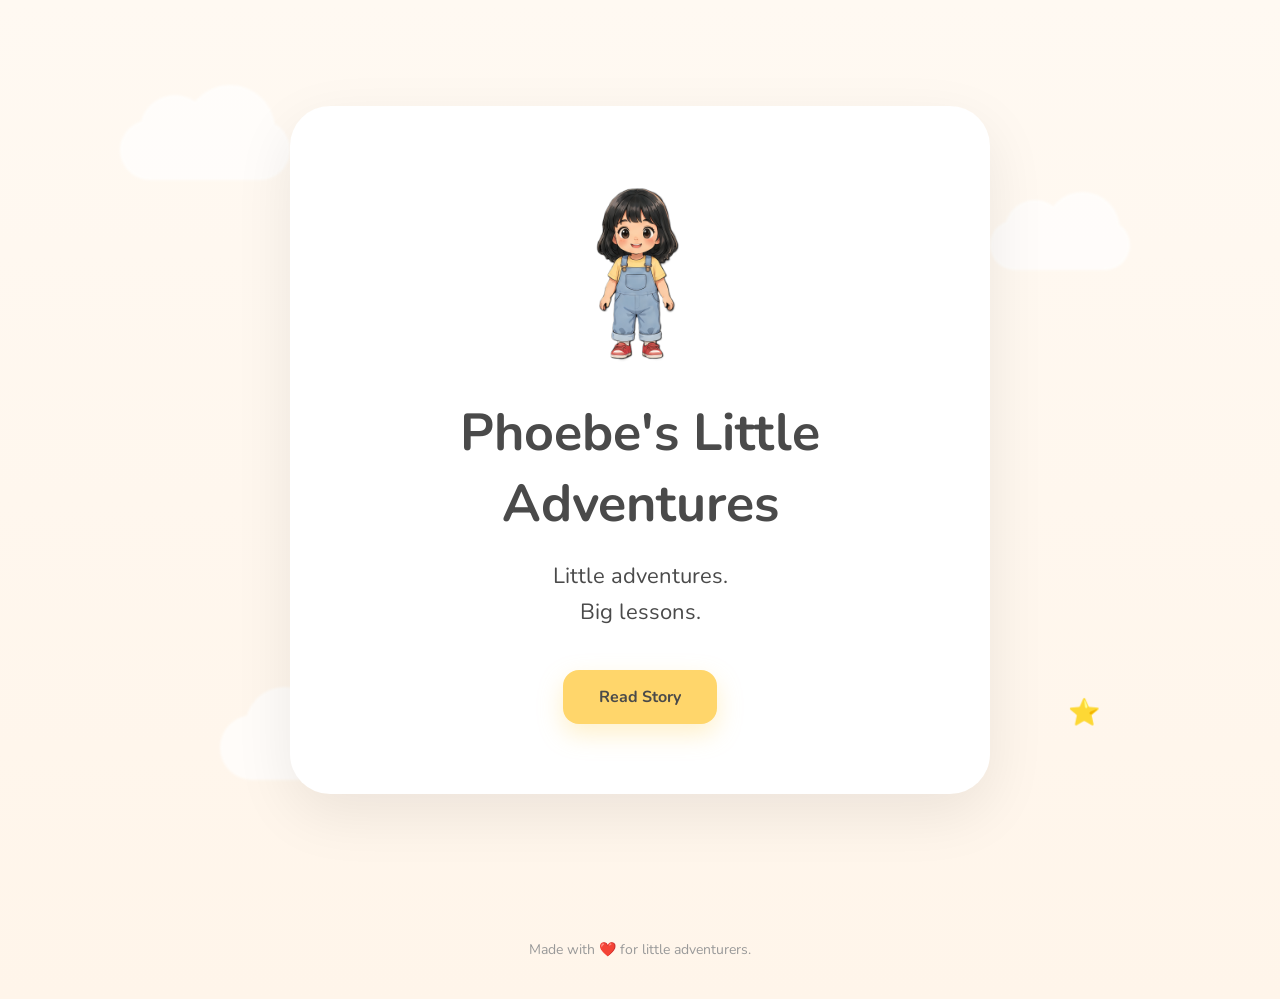
<file: website/index.html>
<!DOCTYPE html>
<html lang="en">

<head>
    <meta charset="UTF-8">
    <meta name="viewport" content="width=device-width, initial-scale=1.0">

    <title>Phoebe's Little Adventures</title>

    <link rel="stylesheet" href="css/style.css">
</head>

<body>

    <main class="hero">

        <div class="cloud cloud1" aria-hidden="true"></div>
        <div class="cloud cloud2" aria-hidden="true"></div>
        <div class="cloud cloud3" aria-hidden="true"></div>

        <div class="star star1" aria-hidden="true">✨</div>
        <div class="star star2" aria-hidden="true">⭐</div>

        <div class="hero-content">

            <div class="hero-logo">

                <img
                src="images/phoebe.png"
                alt="Phoebe">

            </div>

            <h1 class="hero-title">
                Phoebe's Little Adventures
            </h1>

            <p class="hero-subtitle">
                Little adventures. <br>
                Big lessons.
            </p>

            <a href="books.html" class="btn-primary">
                Read Story
            </a>

        </div>

    </main>

    <footer class="footer">

        <p>
            Made with ❤️ for little adventurers.
        </p>

    </footer>

    <script src="js/keyboard.js"></script>
    <script src="js/sw-register.js"></script>

</body>

</html>
</file>
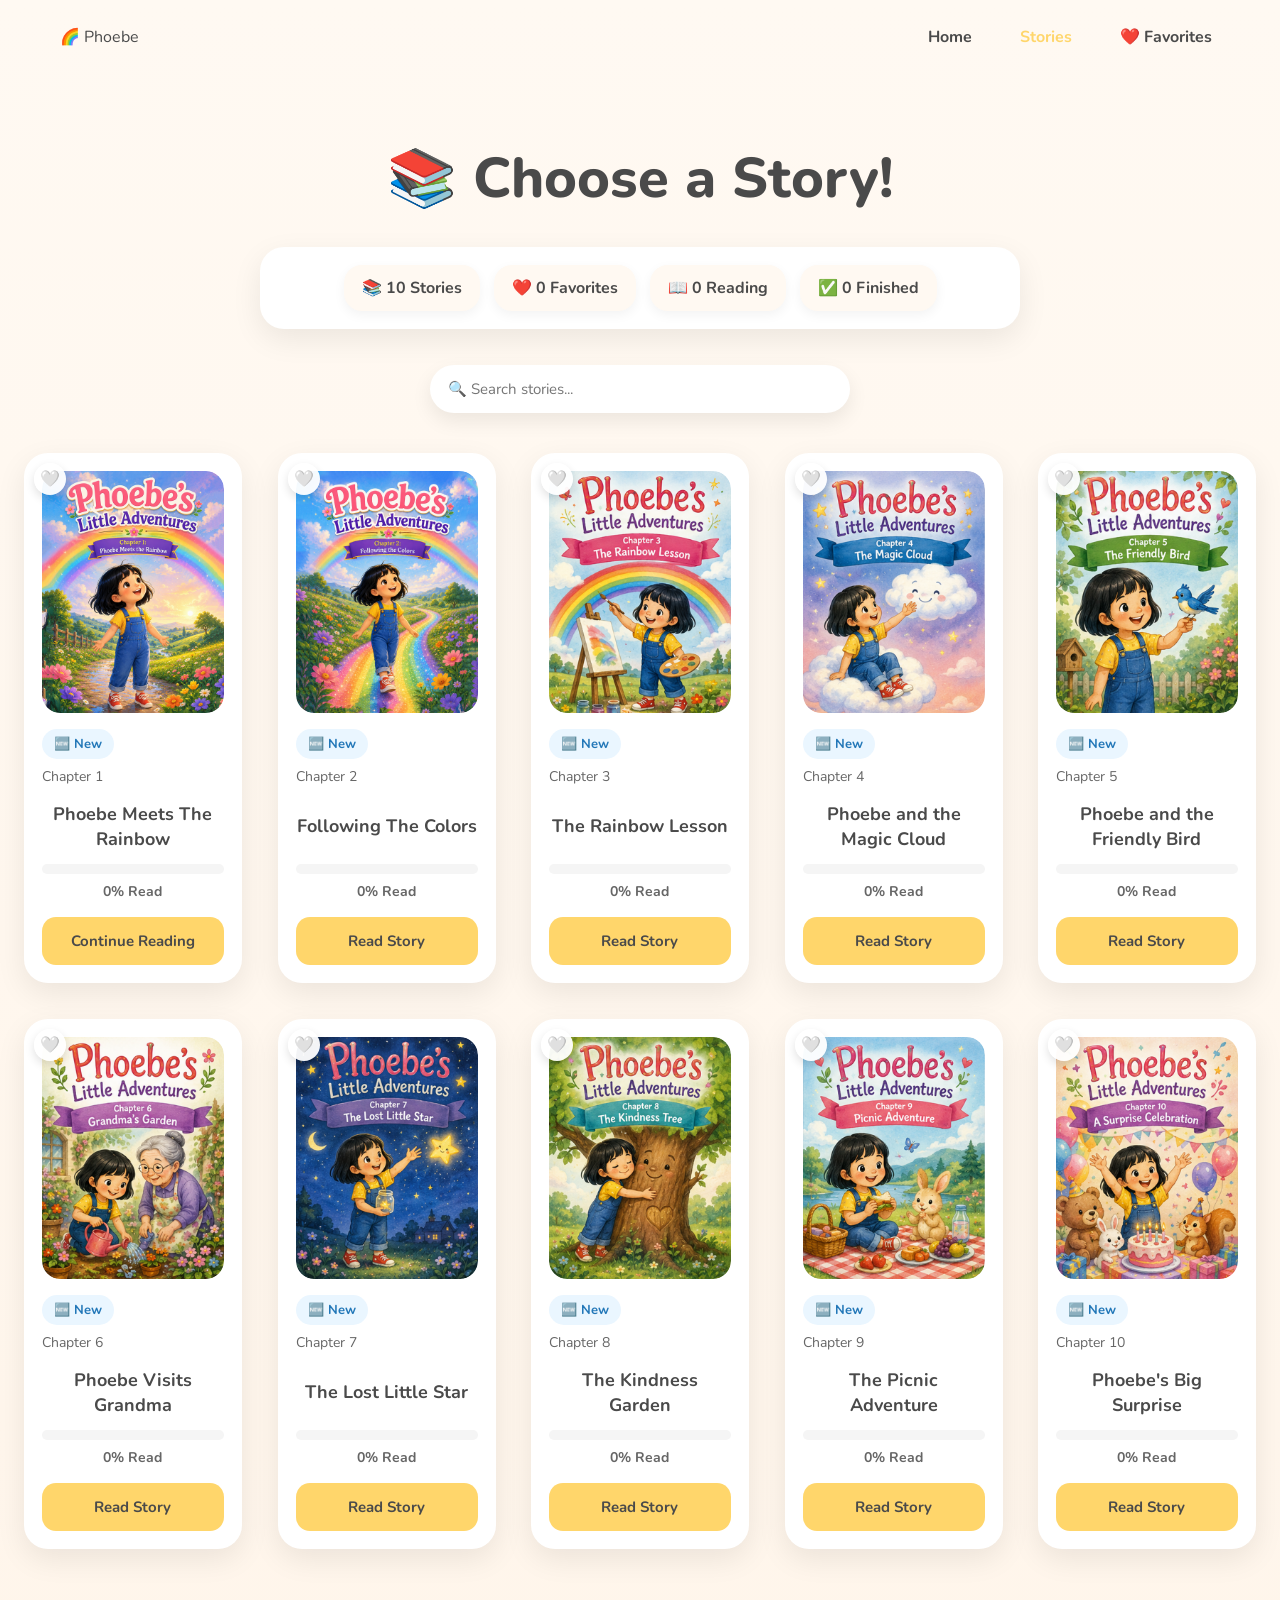
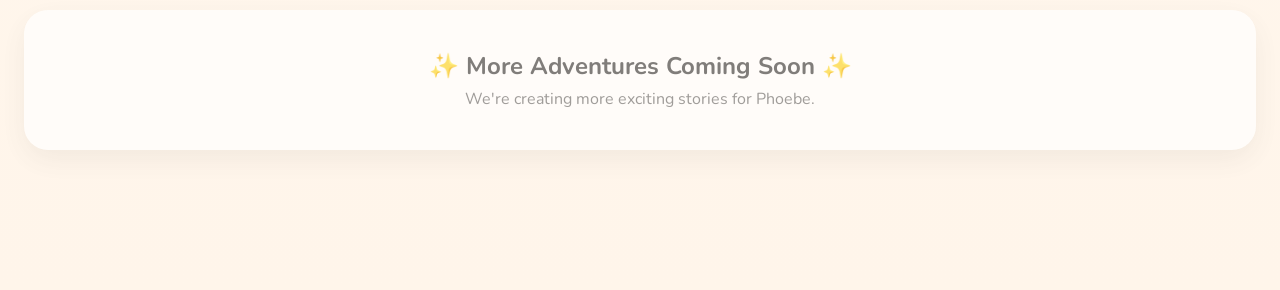
<file: website/books.html>
<!DOCTYPE html>
<html lang="en">

<head>
    <meta charset="UTF-8">
    <meta name="viewport"
          content="width=device-width, initial-scale=1.0">
    <title>Bookshelf</title>
    <link rel="stylesheet"
          href="css/style.css">
</head>

<body>
<header class="navbar">
    <div class="logo">
        🌈 Phoebe
    </div>

    <div class="nav-links">
        <a href="index.html">Home</a>
        <a href="books.html" aria-current="page">Stories</a>
        <a href="favorites.html">❤️ Favorites</a>
    </div>
</header>

<main class="bookshelf">
    <h1 class="bookshelf-title">
        📚 Choose a Story!
    </h1>

    <div
        class="reading-stats"
        id="reading-stats"
        aria-label="Reading statistics">
    </div>

    <div class="search-box">
        <input
            type="text"
            id="searchInput"
            aria-label="Search stories"
            placeholder="🔍 Search stories...">
    </div>

    <div
        class="books-grid"
        id="books-grid">
    </div>

    <div class="coming-soon">
        <h2>✨ More Adventures Coming Soon ✨</h2>
        <p>We're creating more exciting stories for Phoebe.</p>
    </div>

</main>

<script src="js/storage.js"></script>
<script src="js/story-data.js"></script>
<script src="js/books.js"></script>
<script src="js/keyboard.js"></script>
<script src="js/sw-register.js"></script>

</body>

</html>
</file>
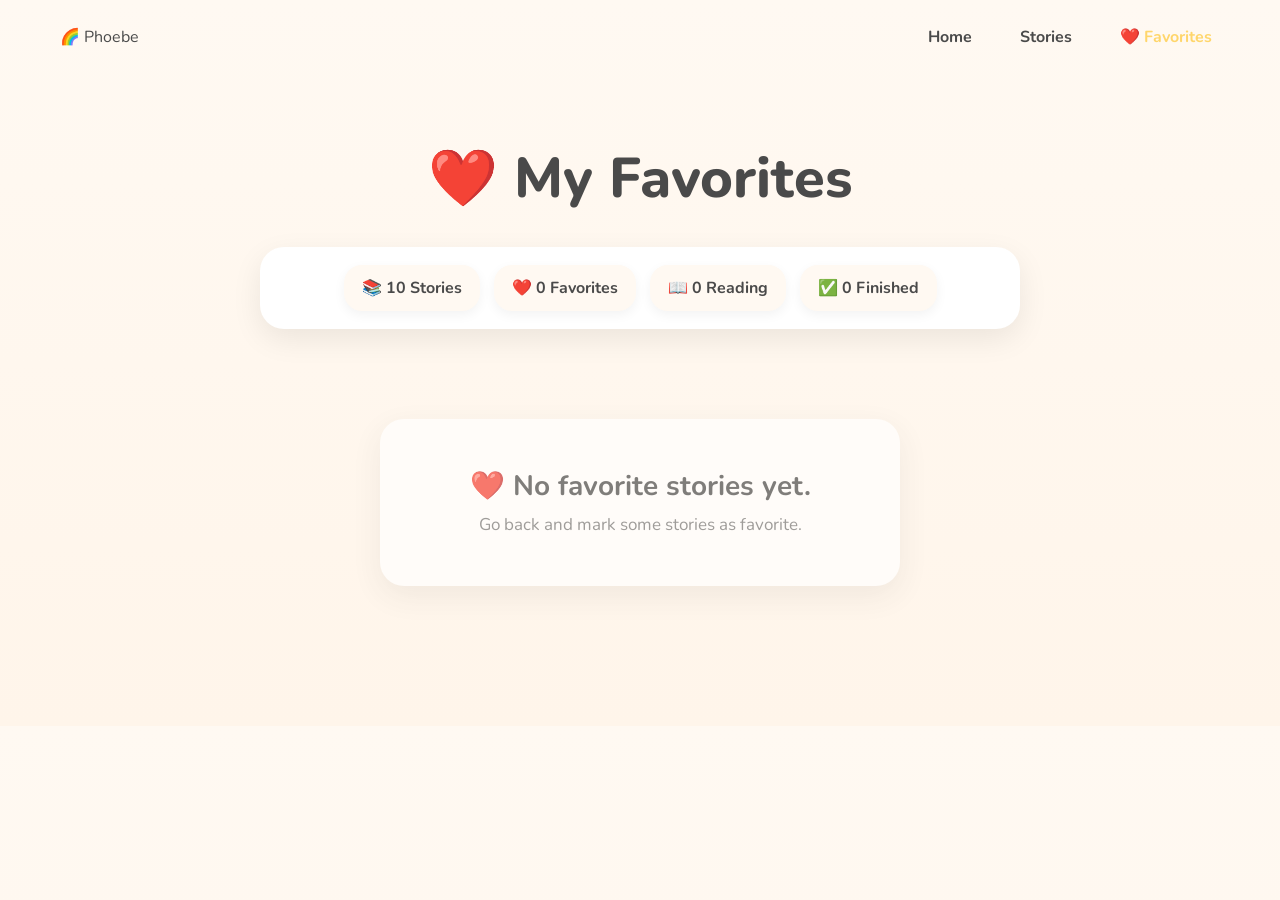
<file: website/favorites.html>
<!DOCTYPE html>
<html lang="en">

<head>
    <meta charset="UTF-8">
    <meta name="viewport"
          content="width=device-width, initial-scale=1.0">
    <title>Favorites</title>
    <link rel="stylesheet"
          href="css/style.css">
</head>

<body class="favorites-page">
<header class="navbar">
    <div class="logo">
        🌈 Phoebe
    </div>

    <div class="nav-links">
        <a href="index.html">Home</a>
        <a href="books.html">Stories</a>
        <a href="favorites.html" aria-current="page">❤️ Favorites</a>
    </div>
</header>

<main class="bookshelf">
    <h1 class="bookshelf-title">
        ❤️ My Favorites
    </h1>

    <div
        class="reading-stats"
        id="reading-stats"
        aria-label="Reading statistics">
    </div>

    <div
        class="books-grid"
        id="books-grid">
    </div>

    <div
        class="coming-soon"
        id="empty-favorites">
        <h2>❤️ No favorite stories yet.</h2>
        <p>Go back and mark some stories as favorite.</p>
    </div>
</main>

<script src="js/storage.js"></script>
<script src="js/story-data.js"></script>
<script src="js/books.js"></script>
<script src="js/keyboard.js"></script>
<script src="js/sw-register.js"></script>

</body>

</html>
</file>
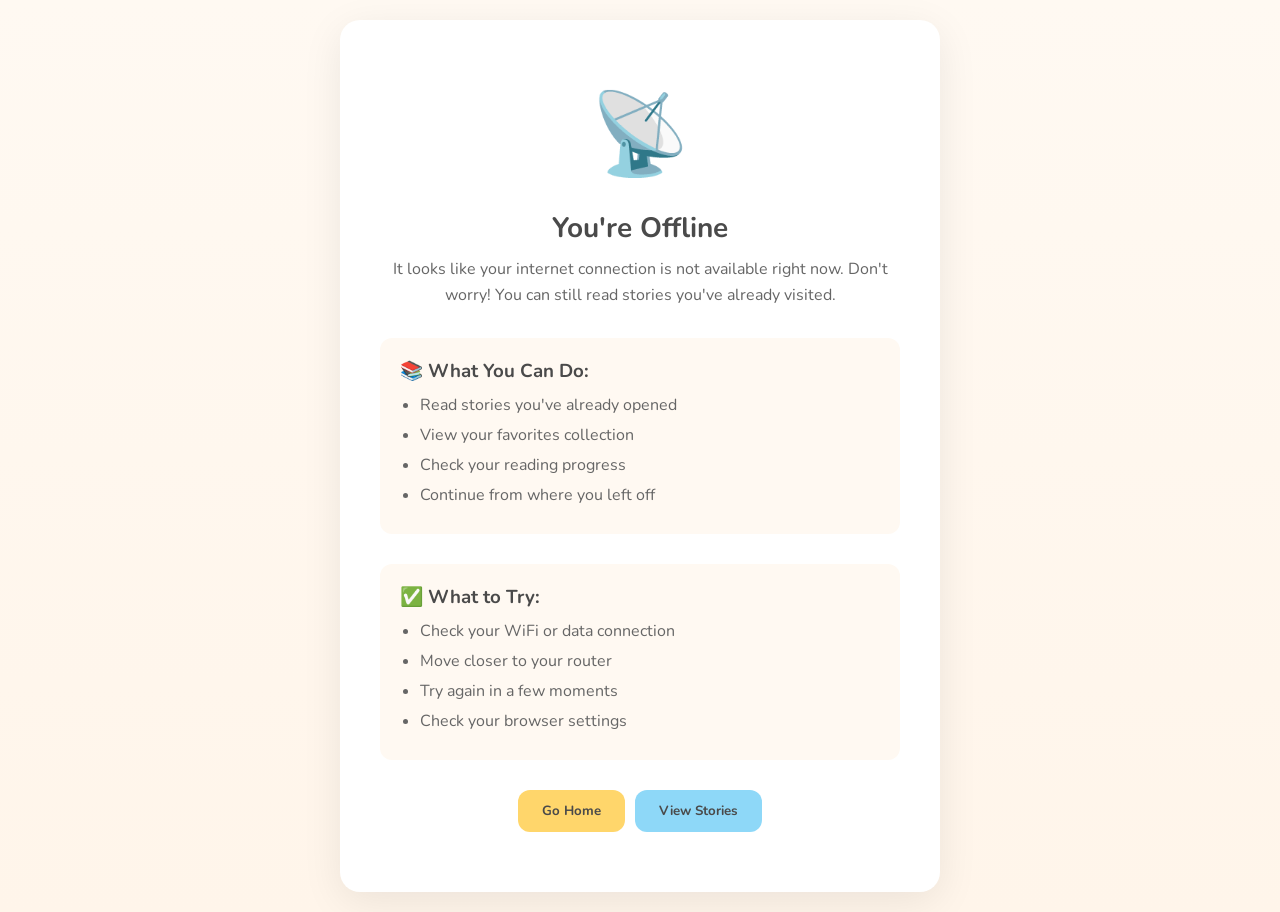
<file: website/offline.html>
<!DOCTYPE html>
<html lang="en">

<head>
    <meta charset="UTF-8">
    <meta name="viewport" content="width=device-width, initial-scale=1.0">
    <title>Offline</title>
    <link rel="stylesheet" href="css/style.css">
    <style>
        .offline-container {
            display: flex;
            justify-content: center;
            align-items: center;
            min-height: 100vh;
            padding: 20px;
        }

        .offline-content {
            max-width: 600px;
            background: white;
            padding: 60px 40px;
            border-radius: 20px;
            box-shadow: 0 10px 40px rgba(0, 0, 0, 0.08);
            text-align: center;
        }

        .offline-icon {
            font-size: 80px;
            margin-bottom: 20px;
        }

        .offline-title {
            font-size: 28px;
            margin-bottom: 10px;
            color: var(--text);
        }

        .offline-message {
            font-size: 16px;
            color: var(--muted);
            margin-bottom: 30px;
            line-height: 1.6;
        }

        .offline-tips {
            background: #FFF9F2;
            padding: 20px;
            border-radius: 12px;
            margin-bottom: 30px;
            text-align: left;
        }

        .offline-tips h3 {
            margin: 0 0 10px 0;
            color: var(--text);
        }

        .offline-tips ul {
            margin: 0;
            padding-left: 20px;
            color: var(--muted);
        }

        .offline-tips li {
            margin: 8px 0;
        }

        .offline-actions {
            display: flex;
            gap: 10px;
            justify-content: center;
            flex-wrap: wrap;
        }

        .offline-btn {
            display: inline-block;
            padding: 12px 24px;
            border-radius: 12px;
            border: none;
            cursor: pointer;
            font-weight: bold;
            text-decoration: none;
            transition: all 0.3s ease;
        }

        .offline-btn-primary {
            background: var(--primary);
            color: var(--text);
        }

        .offline-btn-primary:hover {
            transform: translateY(-2px);
            box-shadow: 0 5px 15px rgba(255, 214, 107, 0.3);
        }

        .offline-btn-secondary {
            background: var(--accent);
            color: var(--text);
        }

        .offline-btn-secondary:hover {
            transform: translateY(-2px);
            box-shadow: 0 5px 15px rgba(142, 216, 248, 0.3);
        }
    </style>
</head>

<body>
<div class="offline-container">
    <div class="offline-content">
        <div class="offline-icon">📡</div>

        <h1 class="offline-title">You're Offline</h1>

        <p class="offline-message">
            It looks like your internet connection is not available right now.
            Don't worry! You can still read stories you've already visited.
        </p>

        <div class="offline-tips">
            <h3>📚 What You Can Do:</h3>
            <ul>
                <li>Read stories you've already opened</li>
                <li>View your favorites collection</li>
                <li>Check your reading progress</li>
                <li>Continue from where you left off</li>
            </ul>
        </div>

        <div class="offline-tips">
            <h3>✅ What to Try:</h3>
            <ul>
                <li>Check your WiFi or data connection</li>
                <li>Move closer to your router</li>
                <li>Try again in a few moments</li>
                <li>Check your browser settings</li>
            </ul>
        </div>

        <div class="offline-actions">
            <button class="offline-btn offline-btn-primary" onclick="location.href='/'">
                Go Home
            </button>
            <button class="offline-btn offline-btn-secondary" onclick="location.href='/books.html'">
                View Stories
            </button>
        </div>
    </div>
</div>
</body>

</html>
</file>
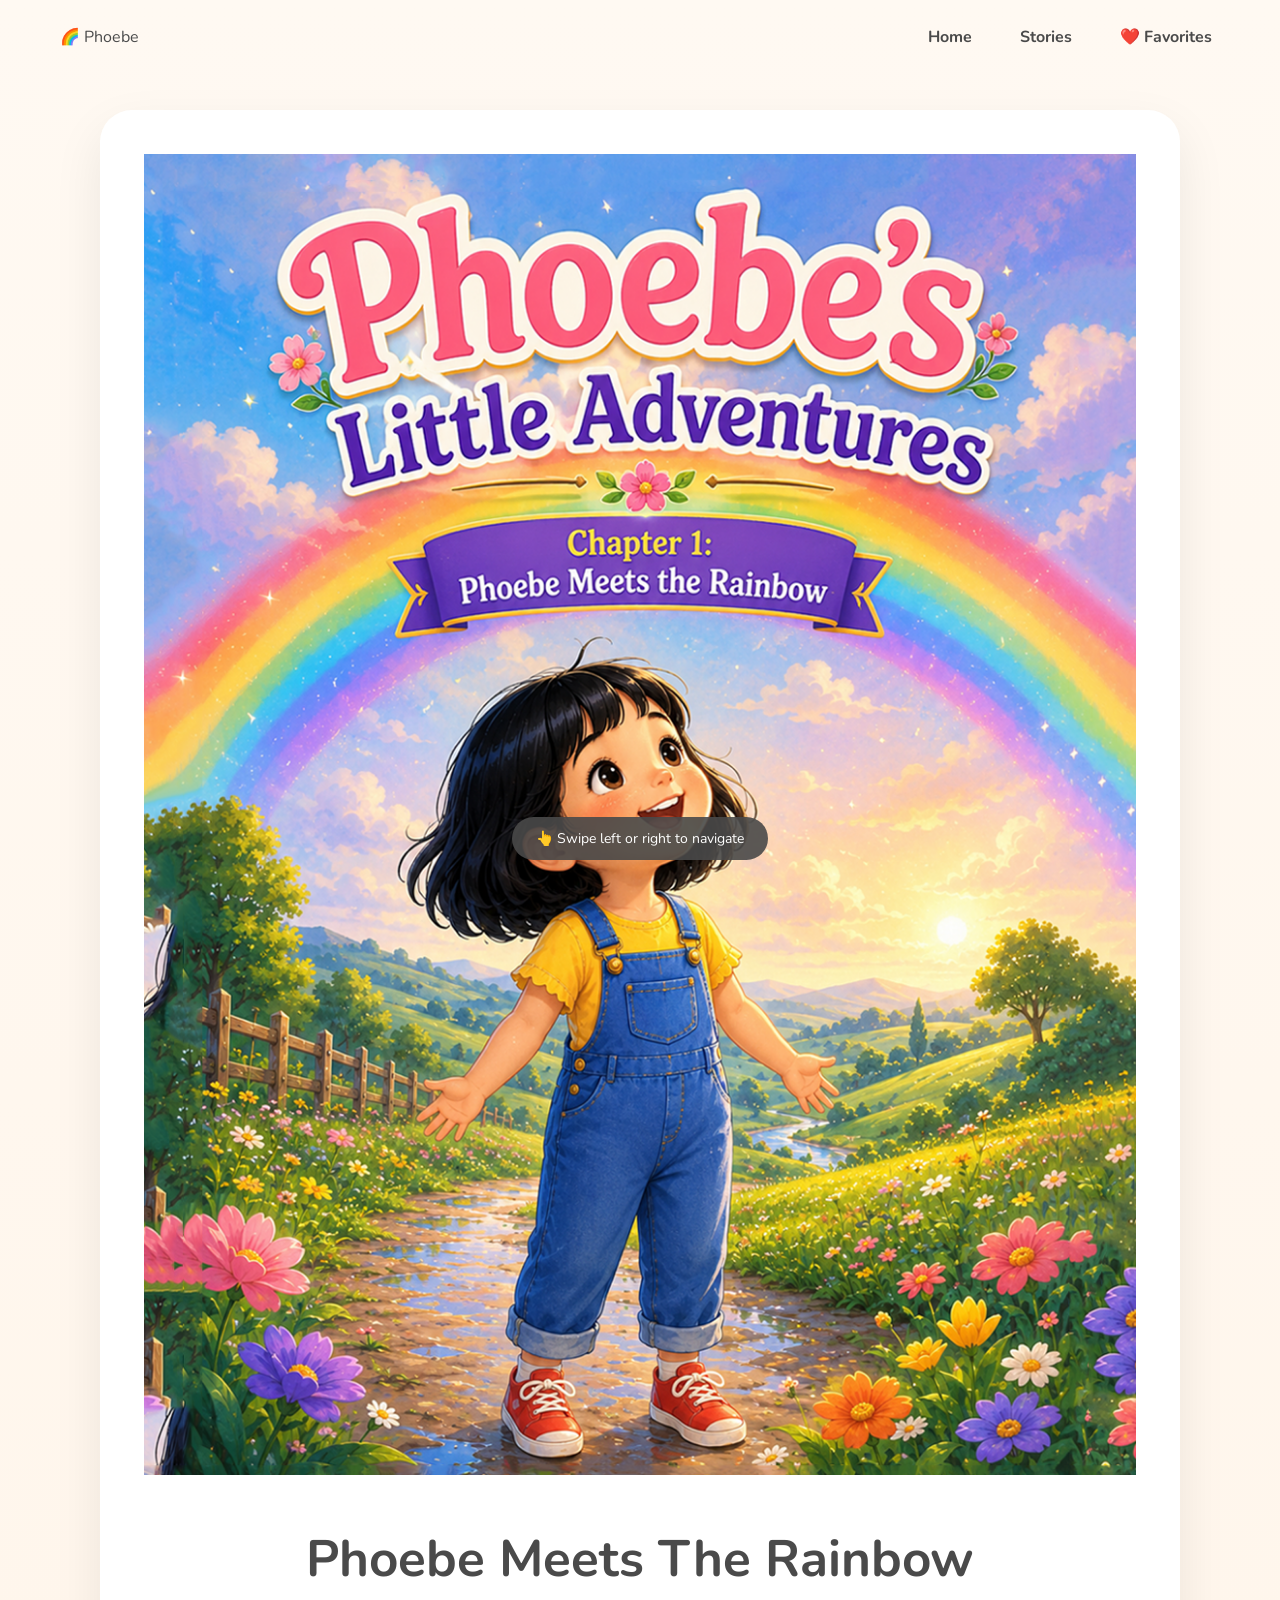
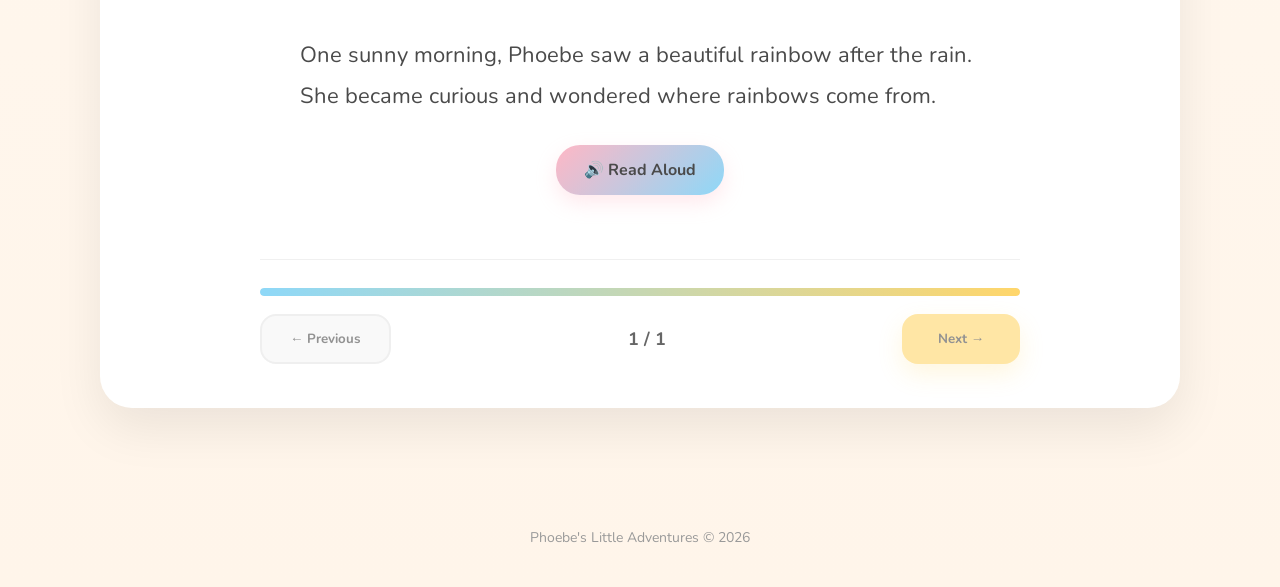
<file: website/story.html>
<!DOCTYPE html>
<html lang="en">

<head>
    <meta charset="UTF-8">
    <meta name="viewport"
          content="width=device-width, initial-scale=1.0">
    <title>Story</title>
    <link rel="stylesheet"
          href="css/style.css">
</head>

<body>

<nav class="navbar">
    <div class="logo">
        🌈 Phoebe
    </div>

    <div class="nav-links">
        <a href="index.html">Home</a>
        <a href="books.html">Stories</a>
        <a href="favorites.html">❤️ Favorites</a>
    </div>
</nav>

<main class="story-page">
    <article class="book" role="doc-chapter">
        <figure class="book-image">
            <img
                id="story-image"
                src="images/phoebe.png"
                alt="Phoebe">
        </figure>

        <section class="book-text">
            <h1 id="story-title">
                Phoebe Meets The Rainbow
            </h1>

            <div class="reader-action-slot" aria-hidden="true"></div>

            <p id="story-content" role="doc-part">
                One sunny morning, Phoebe saw a beautiful rainbow after the rain.
                She became curious. She wondered where rainbows come from...
            </p>
        </section>

        <div class="story-actions">
            <button
                id="read-aloud-btn"
                class="btn-read-aloud"
                aria-label="Read aloud - narrate the current page"
                title="Read Aloud (Double-click or click to toggle)">
                🔊 Read Aloud
            </button>
        </div>

        <footer class="story-navigation">
            <div
                class="reader-progress"
                aria-hidden="true"
                role="progressbar"
                aria-valuemin="0"
                aria-valuemax="100"
                id="progress-bar">
                <div
                    class="reader-progress-fill"
                    id="reader-progress-fill">
                </div>
            </div>

            <button
                id="prev-btn"
                class="btn-secondary"
                aria-label="Read previous page (← or Backspace)"
                disabled>
                ← Previous
            </button>

            <div
                class="page-number"
                id="page-number"
                aria-live="polite"
                aria-label="Current page">
                Page 1 of 2
            </div>

            <button
                id="next-btn"
                class="btn-primary"
                aria-label="Read next page (→ or Space)">
                Next →
            </button>
        </footer>
    </article>
</main>

<footer class="footer">
    <p>
        Phoebe's Little Adventures © 2026
    </p>
</footer>

<script src="js/storage.js"></script>
<script src="js/story-data.js"></script>
<script src="js/speech.js"></script>
<script src="js/story.js"></script>
<script src="js/keyboard.js"></script>
<script src="js/touch.js"></script>
<script src="js/sw-register.js"></script>

</body>

</html>
</file>
<file: website/css/style.css>
/* ===========================
   Phoebe Design System v0.1
=========================== */
@import url('https://fonts.googleapis.com/css2?family=Nunito:wght@400;700;800&display=swap');

:root{
    --primary:#FFD66B;
    --secondary:#FFB7C5;
    --accent:#8ED8F8;
    --background:#FFF9F2;
    --text:#4A4A4A;
    --muted:#666666;
    --white:#FFFFFF;
    --font:'Nunito',sans-serif;
}

/* ===========================
   Global Style
=========================== */
*{
    margin:0;
    padding:0;
    box-sizing:border-box;
}

body{
    background:linear-gradient(
        180deg,
        #FFF9F2 0%,
        #FFF5EA 100%
    );
    color:var(--text);
    font-family:var(--font);
    overflow-x:hidden;
}

a,
button,
input{
    font-family:var(--font);
}

a:focus-visible,
button:focus-visible,
input:focus-visible{
    outline:3px solid var(--accent);
    outline-offset:4px;
}

/* ===========================
   Animations
=========================== */

@keyframes slideUp {
    from {
        opacity: 0;
        transform: translateX(-50%) translateY(20px);
    }
    to {
        opacity: 1;
        transform: translateX(-50%) translateY(0);
    }
}

@keyframes slideDown {
    from {
        opacity: 1;
        transform: translateX(-50%) translateY(0);
    }
    to {
        opacity: 0;
        transform: translateX(-50%) translateY(20px);
    }
}

@keyframes slideIn {
    from {
        opacity: 0;
        transform: translateX(100%);
    }
    to {
        opacity: 1;
        transform: translateX(0);
    }
}

@keyframes floating {
    0%, 100% {
        transform: translateY(0px);
    }
    50% {
        transform: translateY(-20px);
    }
}

.hero{
    display:flex;
    justify-content:center;
    align-items:center;
    min-height:100vh;    
    text-align:center;
    padding:20px;
    position:relative;
    overflow:hidden;
}

.hero-content{
    max-width:700px;
    background:white;
    padding:70px 60px;
    border-radius:40px;
    box-shadow:0 20px 60px rgba(0,0,0,.08);
    position:relative;
    z-index:2;
}

.hero-logo{
    animation:floating 3s ease-in-out infinite;
}

.hero-logo img{
    width:220px;
    max-width:100%;
}

.hero-title{
    font-size:52px;
    margin-top:20px;
}

.hero-subtitle{
    font-size:22px;
    margin-top:20px;
    line-height:1.6;
}

.btn-primary{
    display:inline-block;
    margin-top:40px;
    padding:16px 36px;
    background:var(--primary);
    color:var(--text);
    text-decoration:none;
    border-radius:16px;
    font-weight:bold;
    border:none;
    cursor:pointer;
    transition:
        transform .3s ease,
        box-shadow .3s ease,
        opacity .3s ease;
    box-shadow:0 10px 25px rgba(255,214,107,.35);
}

.btn-primary:hover{
    transform:translateY(-4px);
    box-shadow:0 16px 35px rgba(255,214,107,.45);
}

@keyframes floating{
    0%{
        transform:translateY(0);
    }
    50%{
        transform:translateY(-8px);
    }
    100%{
        transform:translateY(0);
    }
}

.btn-secondary:disabled{
    opacity:.5;
    background:#F5F5F5;
    border-color:#E5E5E5;
    cursor:not-allowed;
}

.btn-secondary{
    padding:14px 28px;
    border:2px solid #E5E5E5;
    border-radius:16px;
    background:#fff;
    color:var(--text);
    font-weight:700;
    cursor:pointer;
    transition:
        transform .3s ease,
        box-shadow .3s ease;
}

.btn-secondary:not(:disabled):hover{
    transform:translateY(-3px);
    box-shadow:0 10px 24px rgba(0,0,0,.08);
}

/* ===========================
   Decorative Background
=========================== */
.cloud{
    position:absolute;
    background:white;
    opacity:.7;
    border-radius:100px;
    filter:blur(1px);
}

.cloud::before,
.cloud::after{
    content:"";
    position:absolute;
    background:white;
    border-radius:50%;
}

.cloud1{
    width:170px;
    height:60px;
    top:120px;
    left:120px;
}

.cloud1::before{
    width:70px;
    height:70px;
    left:20px;
    top:-25px;
}

.cloud1::after{
    width:90px;
    height:90px;
    right:15px;
    top:-35px;
}

.cloud2{
    width:140px;
    height:50px;
    top:220px;
    right:150px;
}

.cloud2::before{
    width:60px;
    height:60px;
    left:15px;
    top:-20px;
}

.cloud2::after{
    width:75px;
    height:75px;
    right:10px;
    top:-28px;
}

.cloud3{
    width:200px;
    height:65px;
    bottom:120px;
    left:220px;
}

.cloud3::before{
    width:80px;
    height:80px;
    left:25px;
    top:-28px;
}

.cloud3::after{
    width:90px;
    height:90px;
    right:20px;
    top:-35px;
}

.star{
    position:absolute;
    font-size:26px;
    animation:floating 4s ease-in-out infinite;
}

.star1{
    top:160px;
    right:320px;
}

.star2{
    bottom:170px;
    right:180px;
}

/* ===========================
   Navbar
=========================== */
.navbar{
    position:absolute;
    top:20px;
    left:0;
    width:100%;
    display:flex;
    justify-content:space-between;
    align-items:center;
    padding:0 60px;
    z-index:10;
}

.nav-links{
    display:flex;
    gap:32px;
}

.nav-links a{
    text-decoration:none;
    color:var(--text);
    font-weight:700;
    border-radius:10px;
    padding:6px 8px;
}

.nav-links a:hover,
.nav-links a[aria-current="page"]{
    color:var(--primary);
}

/* ==========================
   STORY PAGE
========================== */
.story-page{
    display:flex;
    justify-content:center;
    padding:110px 24px 80px;
}

.book{
    max-width:1080px;
    width:100%;
    margin:auto;
    background:white;
    border-radius:32px;
    padding:44px;
    box-shadow:0 20px 50px rgba(0,0,0,.08);
    display:flex;
    flex-direction:column;
    align-items:center;
    text-align:center;
    position:relative;
    overflow:hidden;
    perspective:1600px;
    transform-style:preserve-3d;
}

.book-image{
    width:100%;
    display:flex;
    justify-content:center;
    align-items:center;
    margin-bottom:40px;
}

.book-image img{
    width:100%;
    max-width:100%;
    height:auto;
    object-fit:contain;
    transition:
        opacity .25s ease,
        transform .25s ease;
}

.book-text{
    width:100%;
    padding-top:12px;
}

.book-text p{
    max-width:680px;
    margin:auto;
    font-size:clamp(18px, 2vw, 22px);
    line-height:1.85;
    text-align:left;
}

.book-text h1{
    font-size:clamp(34px, 4vw, 52px);
    line-height:1.25;
    margin-bottom:16px;
}

.reader-action-slot{
    display:flex;
    justify-content:center;
    gap:12px;
    align-items:center;
    margin:20px 0 24px;
    flex-wrap:wrap;
}

.reader-audio-btn{
    width:64px;
    height:64px;
    border:none;
    border-radius:50%;
    background:var(--primary);
    color:var(--text);
    font-size:26px;
    cursor:pointer;
    display:flex;
    justify-content:center;
    align-items:center;
    box-shadow:
        0 10px 24px rgba(255,214,107,.35);
    transition:
        transform .25s ease,
        box-shadow .25s ease;
}

.reader-audio-btn:hover{
    transform:translateY(-2px);
    box-shadow:
        0 14px 30px rgba(255,214,107,.45);
}

.reader-audio-btn:active{
    transform:scale(.94);
}

/* ==========================
   Story Actions (Read Aloud)
========================== */

.story-actions{
    width:100%;
    max-width:760px;
    margin:28px auto 20px;
    text-align:center;
    padding:0 20px;
}

.btn-read-aloud{
    display:inline-block;
    padding:14px 28px;
    background:linear-gradient(135deg,var(--secondary),var(--accent));
    color:var(--text);
    border:none;
    border-radius:24px;
    font-size:16px;
    font-weight:700;
    font-family:var(--font);
    cursor:pointer;
    transition:all .3s cubic-bezier(.25,.46,.45,.94);
    box-shadow:0 8px 20px rgba(255,183,197,.3);
    user-select:none;
}

.btn-read-aloud:hover:not(:disabled){
    transform:translateY(-3px);
    box-shadow:0 12px 30px rgba(255,183,197,.4);
}

.btn-read-aloud:active:not(:disabled){
    transform:translateY(-1px);
}

.btn-read-aloud:disabled{
    opacity:.6;
    cursor:not-allowed;
}

@media (prefers-reduced-motion: reduce){
    .btn-read-aloud{
        transition:none;
    }

    .btn-read-aloud:hover{
        transform:none;
    }
}

@media (max-width:768px){
    .story-actions{
        margin:20px auto 16px;
        padding:0 16px;
    }

    .btn-read-aloud{
        width:100%;
        padding:16px 24px;
        font-size:15px;
    }
}

/* ==========================
   Story Navigation
========================== */

.story-navigation{
    width:100%;
    max-width:760px;
    margin-top:44px;
    padding-top:28px;
    border-top:1px solid #f0f0f0;
    display:flex;
    flex-wrap:wrap;
    justify-content:space-between;
    align-items:center;
    gap:18px;
}

.story-navigation .btn-primary,
.story-navigation .btn-secondary{
    margin-top:0;
}

.reader-progress{
    width:100%;
    height:8px;
    background:#F4EFE8;
    border-radius:999px;
    overflow:hidden;
}

.reader-progress-fill{
    width:0;
    height:100%;
    background:linear-gradient(
        90deg,
        var(--accent),
        var(--primary)
    );
    border-radius:999px;
    transition:width .35s ease;
}

.page-number{
    font-size:18px;
    font-weight:700;
    color:var(--muted);
}

/* ==========================
   Responsive
========================== */
@media (max-width:1024px){
    .book{
        max-width:880px;
        padding:38px 32px;
    }

    .book-image{
        margin-bottom:20px;
    }

    .book-image img{
        width:100%;
        height:auto;
        max-height:520px;
    }
}

/*Mobile VIEW*/
@media (max-width:768px){
    .navbar{
        padding:0 20px;
    }

    .nav-links{
        gap:16px;
        font-size:14px;
    }

    .hero-content{
        padding:40px 30px;
        border-radius:28px;
    }

    .hero-title{
        font-size:40px;
    }

    .hero-subtitle{
        font-size:18px;
    }

    .book{
        width:100%;
        min-height:auto;
        padding:28px 20px;
        border-radius:24px;
    }

    .book-image{
        margin-bottom:16px;
    }

    .book-image img{
        width:100%;
        height:auto;
        max-height:none;
    }

    .book-text h1{
        font-size:32px;
    }

    .book-text p{
        font-size:18px;
        line-height:1.7;
        text-align:left;
    }

    .reader-action-slot{
        min-height:36px;
    }

    .story-navigation{
        flex-direction:column;
        gap:18px;
    }

    .reader-progress{
        order:-1;
    }

    .story-navigation .btn-primary,
    .story-navigation .btn-secondary{
        width:100%;
        margin-top:0;
    }

    .reader-action-slot{
        width:100%;
    }

    .reader-action-slot button{
        flex:1;
    }

    .reader-audio-btn{
    width:58px;
    height:58px;
    font-size:24px;
    }
}

@media (max-width:480px){
    .story-page{
        padding:96px 14px 56px;
    }

    .book{
        padding:22px 16px;
    }

    .book-image{
        margin-bottom:12px;
    }

    .book-image img{
        width:100%;
        height:auto;
    }

    .book-text h1{
        font-size:28px;
    }
}

/* ==========================
   Footer
========================== */
.footer{
    text-align:center;
    padding:40px 20px;
    color:#999;
    font-size:14px;
}

/* ==========================
   Page Animation
========================== */
.fade-out{
    opacity:0;
    transform:translateY(10px);
}

.book{
    transition:
        opacity .3s ease,
        transform .3s ease;
}

/* ==========================
   Page Turn Animation
========================== */
.book::before,
.book::after{
    content:"";
    position:absolute;
    top:0;
    bottom:0;
    width:52%;
    pointer-events:none;
    opacity:0;
    z-index:30;
    transform-style:preserve-3d;
    backface-visibility:hidden;
    box-shadow:
        -18px 0 28px rgba(0,0,0,.08),
        inset 10px 0 18px rgba(255,255,255,.65);
}

.book::before{
    background:
        linear-gradient(
            90deg,
            rgba(255,255,255,.98),
            rgba(255,249,242,.94)
        );
}

.book::after{
    background:
        linear-gradient(
            90deg,
            rgba(0,0,0,.22),
            rgba(0,0,0,0)
        );
    z-index:29;
    filter:blur(1px);
}

.page-turn-next::before{
    right:0;
    transform-origin:left center;
    animation:pageTurnNext .56s cubic-bezier(.25,.8,.25,1);
}

.page-turn-next::after{
    right:0;
    animation:pageShadowNext .56s cubic-bezier(.25,.8,.25,1);
}

.page-turn-prev::before{
    left:0;
    transform-origin:right center;
    animation:pageTurnPrev .56s cubic-bezier(.25,.8,.25,1);
}

.page-turn-prev::after{
    left:0;
    transform:
        scaleX(-1);
    animation:pageShadowPrev .56s cubic-bezier(.25,.8,.25,1);
}

@keyframes pageTurnNext{
    0%{
        opacity:1;
        transform:rotateY(0deg) skewY(0deg);
    }

    50%{
        opacity:1;
        transform:rotateY(-92deg) skewY(-2deg);
    }

    100%{
        opacity:0;
        transform:rotateY(-174deg) skewY(-4deg);
    }
}

@keyframes pageTurnPrev{
    0%{
        opacity:1;
        transform:rotateY(0deg) skewY(0deg);
    }

    50%{
        opacity:1;
        transform:rotateY(92deg) skewY(2deg);
    }

    100%{
        opacity:0;
        transform:rotateY(174deg) skewY(4deg);
    }
}

@keyframes pageShadowNext{
    0%{
        opacity:0;
        transform:translateX(18px);
    }

    50%{
        opacity:.5;
        transform:translateX(-8px);
    }

    100%{
        opacity:0;
        transform:translateX(-24px);
    }
}

@keyframes pageShadowPrev{
    0%{
        opacity:0;
        transform:scaleX(-1) translateX(18px);
    }

    50%{
        opacity:.5;
        transform:scaleX(-1) translateX(-8px);
    }

    100%{
        opacity:0;
        transform:scaleX(-1) translateX(-24px);
    }
}

@media (prefers-reduced-motion: reduce){
    .page-turn-next::before,
    .page-turn-next::after,
    .page-turn-prev::before,
    .page-turn-prev::after{
        animation:none;
    }
}

/* ==========================
   Bookshelf
========================== */
.bookshelf{
    max-width:1400px;
    margin:100px auto;
    padding:40px 24px;
}

.bookshelf-title{
    text-align:center;
    font-size:56px;
    font-weight:800;
    margin-bottom:60px;
}

.books-grid{
    display:grid;
    grid-template-columns:
        repeat(auto-fit, minmax(180px,1fr));
    gap:36px;
    margin-top:40px;
}

.book-card{
    position:relative;
    width:100%;
    max-width:none;
    margin:auto;
    background:#fff;
    border-radius:24px;
    overflow:hidden;
    display:flex;
    flex-direction:column;
    padding:18px;
    box-shadow:0 10px 30px rgba(0,0,0,.08);
    transition:
        transform .3s ease,
        box-shadow .3s ease;
}

.book-card h3{
    font-size:18px;
    font-weight:700;
    line-height:1.4;
    margin:8px 0 12px;
    min-height:50px;
    display:flex;
    align-items:center;
    justify-content:center;
    text-align:center;
}

.book-card:hover {
    transform: translateY(-8px);
    box-shadow:
        0 18px 45px rgba(0,0,0,.15);
}

.book-card:hover img {
    transform: scale(1.01);
}

.book-card img{
    width:100%;
    border-radius:18px;
}

.coming-soon{
    opacity:.7;
    cursor:default;
}

@media (max-width:768px){

    .bookshelf{
        margin-top:90px;
        padding:20px;
    }

    .bookshelf-title{
        font-size:34px;
        margin-bottom:30px;
    }

    .books-grid{
        grid-template-columns:repeat(2, minmax(0,1fr));
        gap:16px;
    }

    .book-card{
        max-width:none;
        width:100%;
    }

}

.read-btn {
    margin-top:auto;
    display: block;
    width: 100%;
    text-align: center;
    padding: 14px;
    border-radius: 14px;
    background: var(--primary);
    color:var(--text);
    text-decoration: none;
    font-size:15px;
    font-weight: bold;
    transition: .3s;
}

.read-btn:hover {
    opacity:.9;
    transform:translateY(-2px);
}

 .book-card p {
    color:var(--muted);
    font-size: 14px;
    margin-bottom: 16px;
}

.favorite-btn{
    position: absolute;
    top: 10px;
    left: 10px;
    width: 32px;
    height: 32px;
    border: none;
    border-radius: 50%;
    background: rgba(255,255,255,.95);
    font-size: 16px;
    display: flex;
    justify-content: center;
    align-items: center;
    cursor: pointer;
    z-index: 20;
    transition: all .25s ease;
    box-shadow: 0 4px 10px rgba(0,0,0,.12);
}

.favorite-btn.active{
    color:#ff4d6d;
}

.favorite-btn:hover{
    transform: scale(1.08);
    background: white;
}

.favorite-btn:active{
    transform: scale(.9);
}

.book-cover{
    overflow: hidden;
    border-radius: 18px;
}

.book-cover img{
    width: 100%;
    display: block;
    transition: transform .3s ease;
}

.book-card:hover .book-cover img{
    transform: scale(1.04);
}

.book-info{
    padding-top: 16px;
}

.reading-stats{
    display:flex;
    flex-wrap:wrap;
    justify-content:center;
    gap:14px;
    max-width:760px;
    margin:-30px auto 36px;
    padding:18px;
    background:#fff;
    border-radius:24px;
    box-shadow:0 10px 30px rgba(0,0,0,.08);
}

.reading-stats span{
    background:#FFF9F2;
    border-radius:18px;
    padding:12px 18px;
    font-weight:700;
    box-shadow:0 4px 12px rgba(0,0,0,.05);
}

.reading-status{
    display:inline-block;
    align-self:center;
    background:#FFF9F2;
    border-radius:20px;
    padding:6px 12px;
    font-size:13px;
    font-weight:700;
    margin-bottom:8px;
}

.status-new{
    background:#EAF6FF;
    color:#2277B8;
}

.status-reading{
    background:#FFF1DC;
    color:#C46A00;
}

.status-finished{
    background:#EAF8EA;
    color:#2F8F46;
}

.progress-bar{
    width:100%;
    height:10px;
    background:#F5F5F5;
    border-radius:20px;
    overflow:hidden;
    margin:4px 0 8px;
}

.progress-fill{
    height:100%;
    background:var(--accent);
    border-radius:20px;
    transition:width .35s ease;
}

.progress-text{
    text-align:center;
    font-weight:700;
}

#empty-favorites{
    max-width:520px;
    margin:50px auto 0;
    padding:48px 28px;
}

#empty-favorites h2{
    font-size:28px;
}

#empty-favorites p{
    font-size:17px;
    line-height:1.6;
}

/* ==========================
   SEARCH BOX
========================== */
/*Mobile VIEW*/
@media (max-width:768px){
    .search-box{
        max-width:100%;
        margin-bottom:24px;
    }
}

.search-box{
    width:100%;
    max-width:420px;
    margin:0 auto 40px;
}

.search-box input{
    width:100%;
    height:48px;
    padding:0 18px;
    border:none;
    border-radius:24px;
    background:#fff;
    font-size:15px;
    box-shadow:0 8px 20px rgba(0,0,0,.08);
    transition:.25s;
}

.search-box input:focus{
    outline:none;
    box-shadow:0 12px 30px rgba(0,0,0,.12);
}

/* ==========================
   LOADING STATES
========================== */

@keyframes shimmer {
    0% {
        background-position: -1000px 0;
    }
    100% {
        background-position: 1000px 0;
    }
}

@keyframes pulse {
    0%, 100% {
        opacity: 1;
    }
    50% {
        opacity: 0.7;
    }
}

/* Loading skeleton for images */
.book-cover img:not([src*="placeholder"]) {
    position: relative;
}

.book-cover img.loading {
    background: linear-gradient(90deg, #e0e0e0 25%, #f0f0f0 50%, #e0e0e0 75%);
    background-size: 1000px 100%;
    animation: shimmer 2s infinite;
}

/* Loading state for story page */
.book.loading {
    opacity: 0.7;
    pointer-events: none;
}

#story-image.loading {
    background: linear-gradient(90deg, #e0e0e0 25%, #f0f0f0 50%, #e0e0e0 75%);
    background-size: 1000px 100%;
    animation: shimmer 2s infinite;
}

/* Fade in animation for images */
.book-cover img,
#story-image {
    animation: fadeIn 0.4s ease-in;
}

@keyframes fadeIn {
    from {
        opacity: 0;
    }
    to {
        opacity: 1;
    }
}

/* Button loading state */
.btn-primary:disabled,
.btn-secondary:disabled {
    opacity: 0.6;
    cursor: not-allowed;
    animation: pulse 1.5s ease-in-out infinite;
}

/* Skeleton card loader */
.book-card.skeleton {
    background: linear-gradient(90deg, #f0f0f0 25%, #e0e0e0 50%, #f0f0f0 75%);
    background-size: 1000px 100%;
    animation: shimmer 2s infinite;
    pointer-events: none;
}

.book-card.skeleton .book-cover img,
.book-card.skeleton h3,
.book-card.skeleton p {
    visibility: hidden;
}

/* Progress bar animation */
.reader-progress-fill {
    background: linear-gradient(
        90deg,
        var(--accent),
        var(--primary),
        var(--accent)
    );
    background-size: 200% 100%;
    animation: progress-shimmer 2s infinite;
}

@keyframes progress-shimmer {
    0% {
        background-position: 0% center;
    }
    50% {
        background-position: 100% center;
    }
    100% {
        background-position: 0% center;
    }
}

/* Smooth transitions for interactive elements */
button,
a,
.book-card,
.favorite-btn {
    transition: all 0.3s cubic-bezier(0.25, 0.46, 0.45, 0.94);
}

/* Reduce motion for accessibility */
@media (prefers-reduced-motion: reduce) {
    *,
    *::before,
    *::after {
        animation-duration: 0.01ms !important;
        animation-iteration-count: 1 !important;
        transition-duration: 0.01ms !important;
    }
}

/* ==========================
   PERFORMANCE OPTIMIZATION
========================== */

/* Optimize paint performance */
.book,
.book-card {
    will-change: transform;
}

button:active {
    will-change: transform;
}

/* GPU acceleration for smooth animations */
.book::before,
.book::after {
    transform: translateZ(0);
}

.book-card:hover {
    transform: translateY(-8px) translateZ(0);
}

/* ==========================
   PRINT STYLES
========================== */

@media print {
    .navbar,
    .story-navigation,
    .reading-stats,
    .search-box,
    .coming-soon,
    #empty-favorites {
        display: none;
    }

    .book {
        max-width: 100%;
        box-shadow: none;
        padding: 0;
    }

    body {
        background: white;
    }

    .reader-progress-fill {
        display: none;
    }
}

.search-box input:focus{
    outline:none;
    box-shadow:0 10px 24px rgba(142,216,248,.35);
}

/* ==========================
   COMING SOON PAGE
========================== */
.coming-soon{
    margin-top:60px;
    text-align:center;
    background:#fff;
    border-radius:24px;
    padding:40px 24px;
    box-shadow:0 10px 30px rgba(0,0,0,.08);
}

.coming-soon h2{
    margin-bottom:6px;
}

.coming-soon p{
    color:#777;
}
</file>
